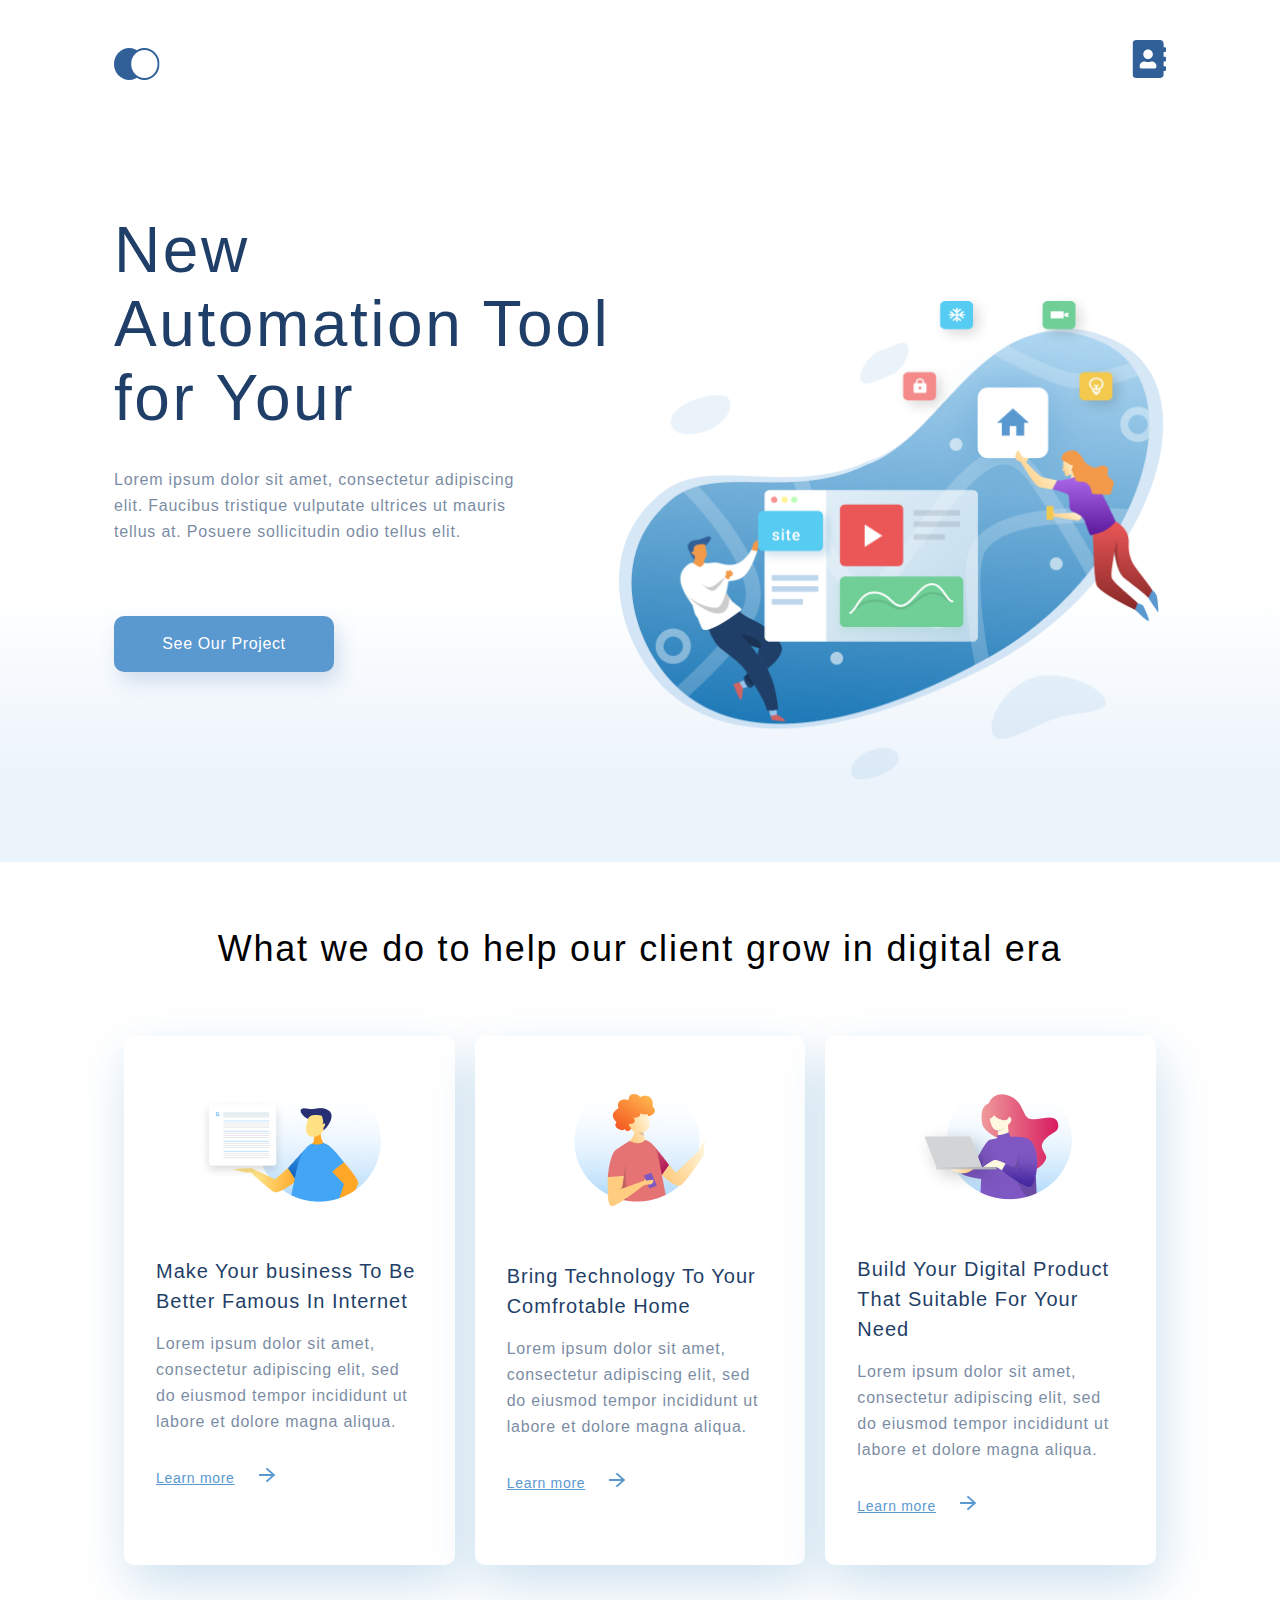
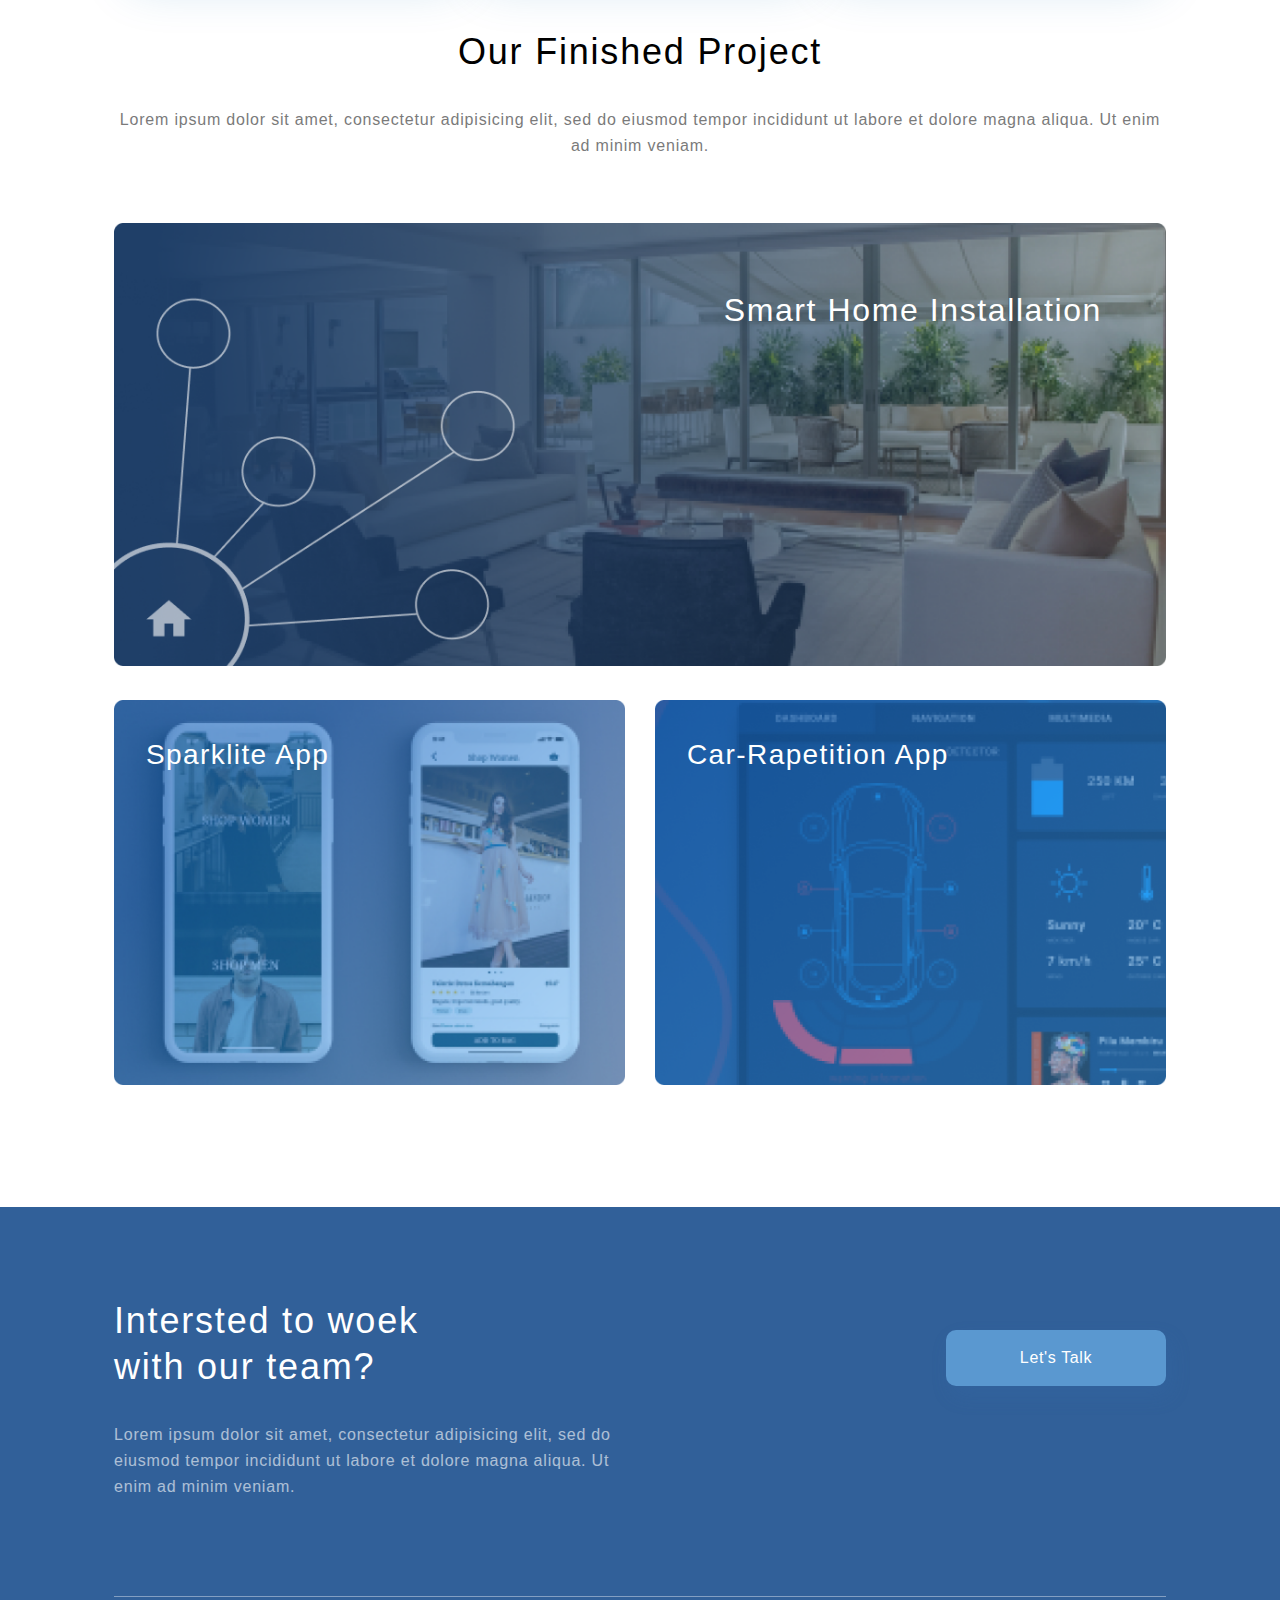
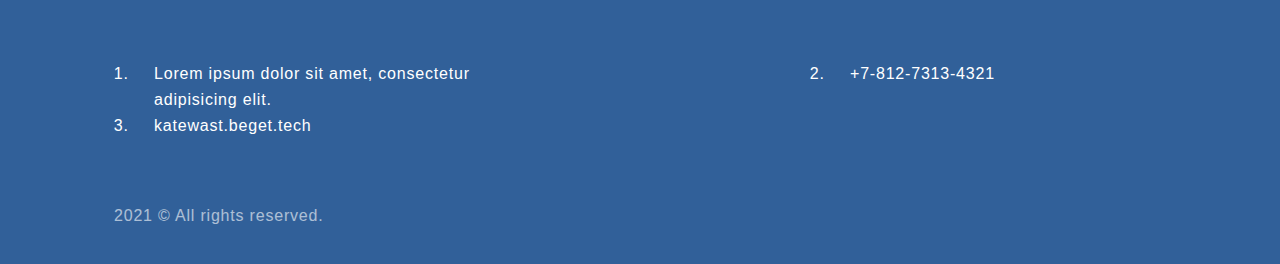
<file: index.html>
<!DOCTYPE html>
<html lang="en">
<head>
    <meta charset="UTF-8">
    <meta name="viewport" content="width=device-width, initial-scale=1.0">
    <link rel="stylesheet" href="style.css">
    <title>VashurinaKate</title>
</head>
<body>
    <div class="container">
        <header>
            <nav>
                <a href="#"><img src="img/logo.svg" alt="logo"></a>
                <a href="contacts.html"><img src="img/address-book-solid-1.svg" alt="address-book"></a>
            </nav>
            <div class="greeting-wrap">
                <div class="greeting">
                    <h1>New Automation Tool for Your</h1>
                    <p>Lorem ipsum dolor sit amet, consectetur adipiscing elit. Faucibus tristique vulputate ultrices ut mauris tellus at. Posuere sollicitudin odio tellus elit.</p>
                    <button>See Our Project</button>
                </div>
                <div class="greeting-img">
                    <img src="img/illustration.png" alt="illustration">
                </div>
            </div>
        </header>
        <div class="main">
            <div class="what-we-do">
                <h2>What we do to help our client grow in digital era</h2>
                <div class="media-wrap">
                    <div class="media">
                        <div class="content-media">
                            <div class="img"><img src="img/1.png" alt="group"></div>
                            <h3>Make Your business To Be Better Famous In Internet</h3>
                            <p>Lorem ipsum dolor sit amet, consectetur adipiscing elit, sed do eiusmod tempor incididunt ut labore et dolore magna aliqua.</p>
                            <a href="#">Learn more</a>
                        </div>
                    </div>
                    <div class="media">
                        <div class="content-media">
                            <div class="img"><img src="img/Group_15.png" alt="group"></div>
                            <h3>Bring Technology To Your Comfrotable Home</h3>
                            <p>Lorem ipsum dolor sit amet, consectetur adipiscing elit, sed do eiusmod tempor incididunt ut labore et dolore magna aliqua.</p>
                            <a href="#">Learn more</a>
                        </div>
                    </div>
                    <div class="media">
                        <div class="content-media">
                            <div class="img"><img src="img/2_20.png" alt="group"></div>
                            <h3>Build Your Digital Product That Suitable For Your Need</h3>
                            <p>Lorem ipsum dolor sit amet, consectetur adipiscing elit, sed do eiusmod tempor incididunt ut labore et dolore magna aliqua.</p>
                            <a href="#">Learn more</a>
                        </div>
                    </div>
                </div>
            </div>

            <div class="finished-project">
                <h2>Our Finished Project</h2>
                <p>Lorem ipsum dolor sit amet, consectetur adipisicing elit, sed do eiusmod tempor incididunt ut labore et dolore magna aliqua. Ut enim ad minim veniam.</p>
                <div class="finished-grid">
                    <div class="smart-home">
                        <h2>Smart Home Installation</h2>
                        <img src="img/finished.png" alt="photo" class="project__img">
                    </div>
    
                    <div class="project__item">
                        <h3>Sparklite App</h3>
                        <img src="img/sparklite.png" alt="photo"  class="project__img">
                    </div>

                    <div class="project__item">
                        <h3>Car-Rapetition App</h3>
                        <img src="img/car.png" alt="photo"  class="project__img">
                    </div>
                </div>
                
            </div>
        </div>
        <footer>
            <div class="footer-wrap">
                <div class="interested">
                    <h2>Intersted to woek with our team?</h2>
                    <p>Lorem ipsum dolor sit amet, consectetur adipisicing elit, sed do eiusmod tempor incididunt ut labore et dolore magna aliqua. Ut enim ad minim veniam.</p>
                    <button>Let's Talk</button>
                </div>
                <hr>
                <ol class="contact-wrap">
                    <li>Lorem ipsum dolor sit amet, consectetur adipisicing elit.</li>
                    <li>+7-812-7313-4321</li>
                    <li><a href="http://katewast.beget.tech/" target="blank">katewast.beget.tech</a></li>
                </ol>
                <p class="rights">2021 &copy; All rights reserved.</p>
            </div>
        </footer>
    </div>
</body>
</html>
</file>
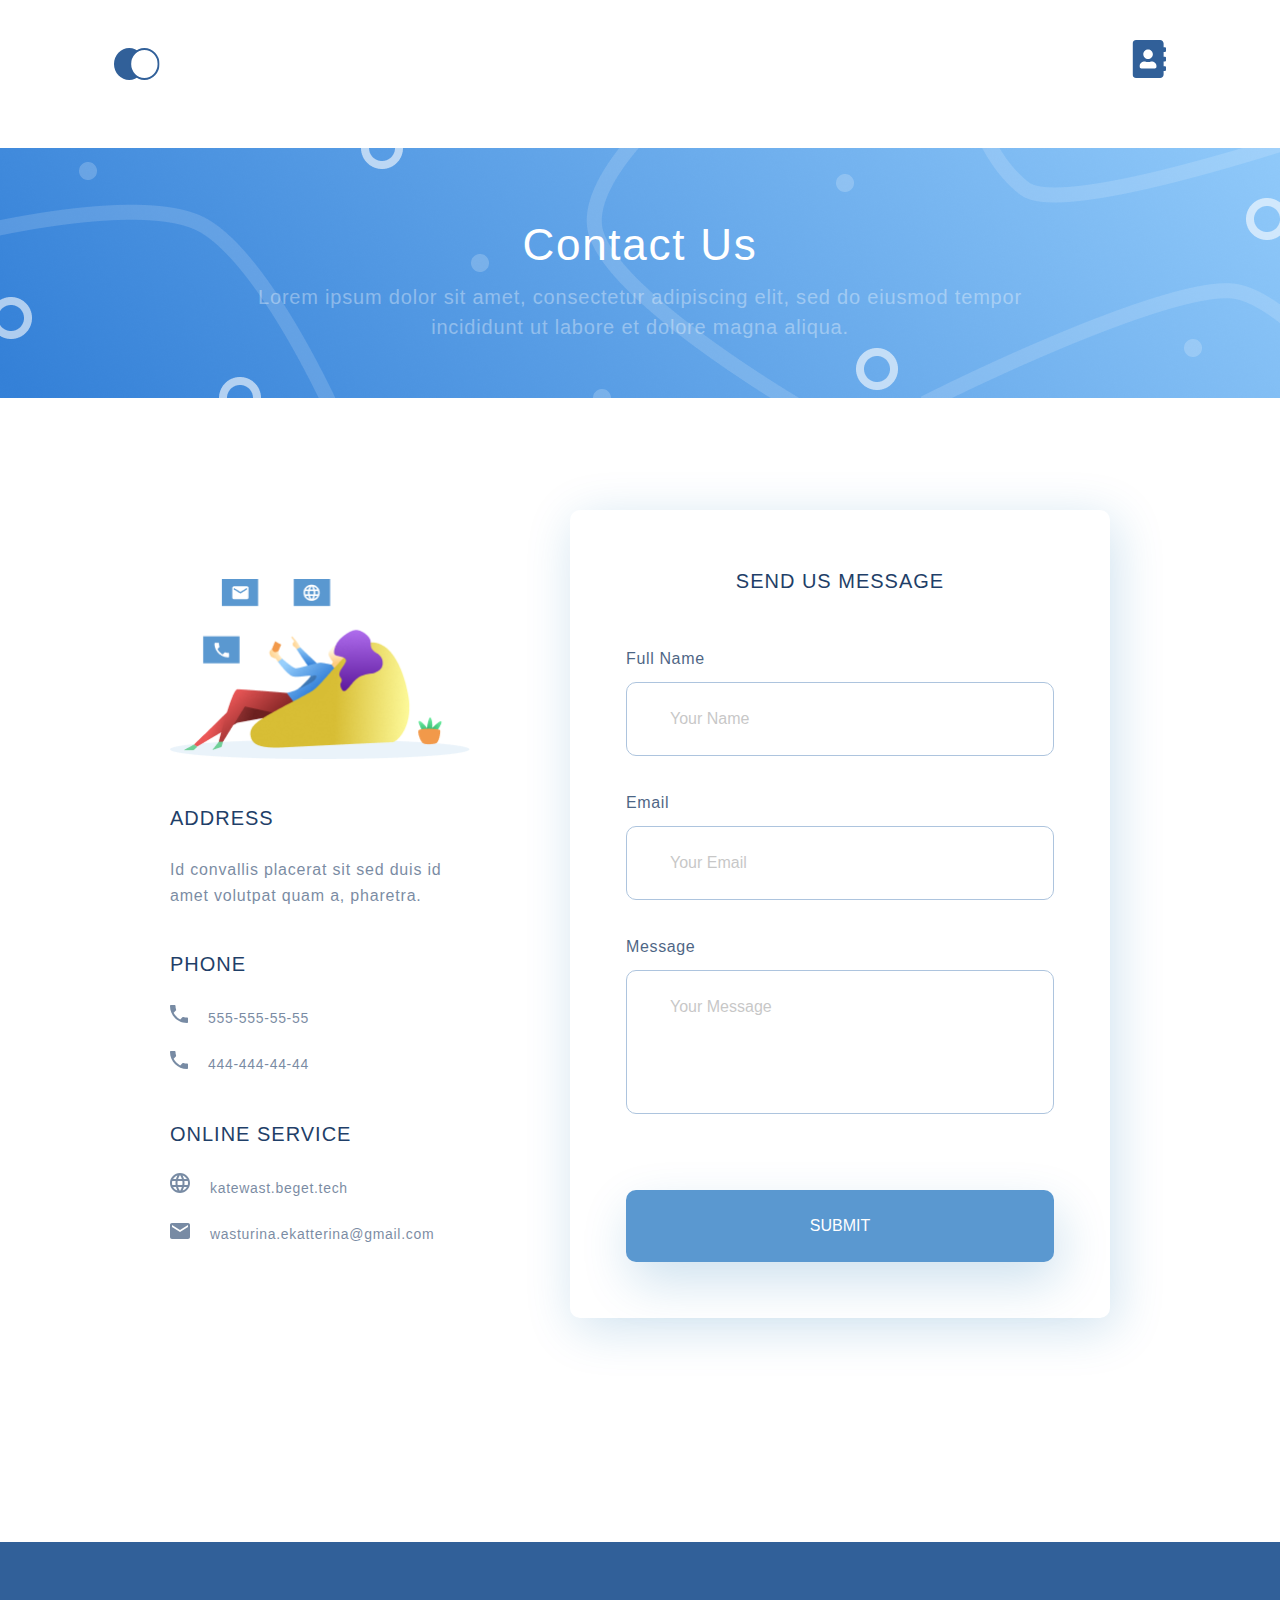
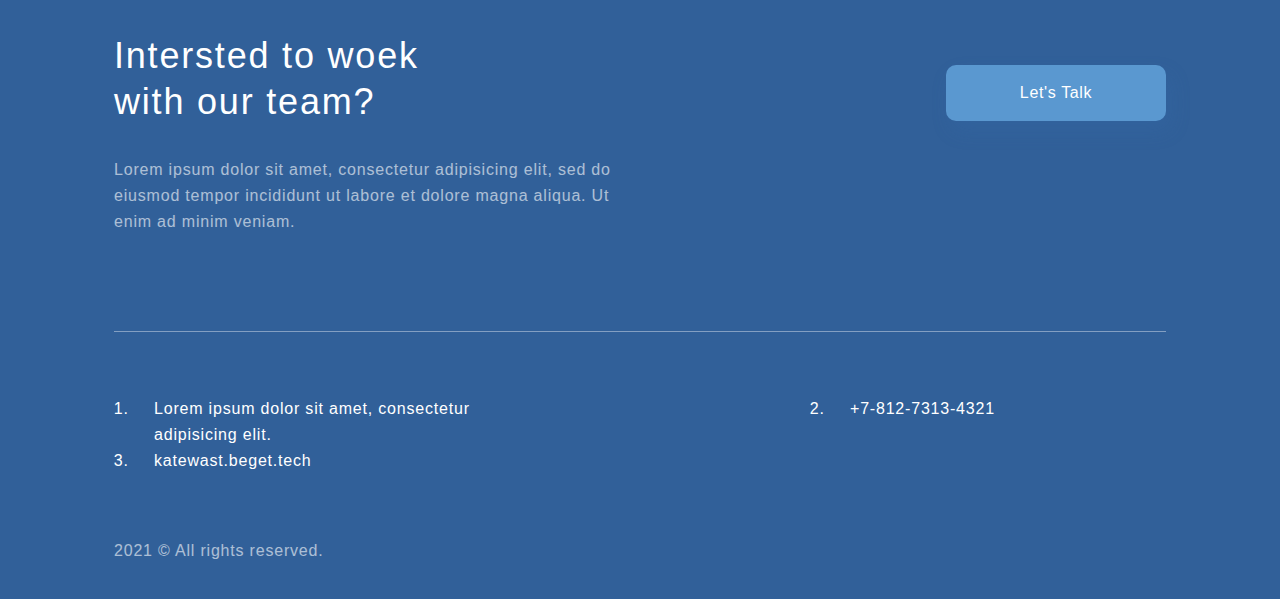
<file: contacts.html>
<!DOCTYPE html>
<html lang="en">
<head>
    <meta charset="UTF-8">
    <meta name="viewport" content="width=device-width, initial-scale=1.0">
    <link rel="stylesheet" href="style.css">
    <title>VashurinaKate</title>
</head>
<body>
    <div class="container">
        <header class="header-contacts">
            <nav>
                <a href="index.html"><img src="img/logo.svg" alt="logo"></a>
                <a href="contacts.html"><img src="img/address-book-solid-1.svg" alt="address-book"></a>
            </nav>
            <div class="contact-us">
                <h1>Contact Us</h1>
                <p>Lorem ipsum dolor sit amet, consectetur adipiscing elit, sed do eiusmod tempor incididunt ut labore et dolore magna aliqua.</p>
            </div>
        </header>
        <div class="main">
            <div class="info-wrap">
                <div class="contacts-info">
                    <img src="img/contacts/contacts.png" alt="contacts">
                    <div class="address">
                        <h3>Address</h3>
                        <p>Id convallis placerat sit sed duis id amet volutpat quam a, pharetra.</p>
                    </div>
                    <div class="phone">
                        <h3>Phone</h3>
                        <p><a href="phone:555-555-55-55">555-555-55-55</a></p>
                        <p><a href="phone:444-444-44-44">444-444-44-44</a></p>
                    </div>
                    <div class="online-service">
                        <h3>Online Service</h3>
                        <p><a href="http://katewast.beget.tech/" target="blank">katewast.beget.tech</a></p>
                        <p><a href="mailto:wasturina.ekatterina@gmail.com">wasturina.ekatterina@gmail.com</a></p>
                    </div>
                </div>
    
                <div class="send-us-message">
                    <h2>SEND US MESSAGE</h2>
                    <form action=".">
                        <span>Full Name</span>
                        <input type="text" placeholder="Your Name">
                        <span>Email</span>
                        <input type="text" placeholder="Your Email">
                        <span>Message</span>
                        <textarea cols="30" rows="10" placeholder="Your Message"></textarea>
                        <input type="submit" class="submit" value="SUBMIT">
                    </form>
                </div>
                </div>
            </div>
            <div class="map">
                <script type="text/javascript" charset="utf-8" async src="https://api-maps.yandex.ru/services/constructor/1.0/js/?um=constructor%3Ac2760fdb738f0afd9c5be99edb892df8b02646539356f9801edd3e37f618e26f&amp;width=100%25&amp;height=480&amp;lang=ru_RU&amp;scroll=true"></script>
            </div>
        <footer class="footer-contacts">
            <div class="footer-wrap">
                <div class="interested">
                    <h2>Intersted to woek with our team?</h2>
                    <p>Lorem ipsum dolor sit amet, consectetur adipisicing elit, sed do eiusmod tempor incididunt ut labore et dolore magna aliqua. Ut enim ad minim veniam.</p>
                    <button>Let's Talk</button>
                </div>
                <hr>
                <ol class="contact-wrap">
                    <li>Lorem ipsum dolor sit amet, consectetur adipisicing elit.</li>
                    <li>+7-812-7313-4321</li>
                    <li><a href="http://katewast.beget.tech/" target="blank">katewast.beget.tech</a></li>
                </ol>
                <p class="rights">2021 &copy; All rights reserved.</p>
            </div>
        </footer>
    </div>
</body>
</html>
</file>
<file: style.css>
* {
  margin: 0;
  padding: 0;
  font-family: 'Roboto', sans-serif;
  font-style: normal;
  font-weight: 300;
}

.main {
  max-width: 1366px;
  margin: 0 auto;
  overflow: hidden;
  padding: 0 114px;
}

h1 {
  font-size: 64px;
  line-height: 74px;
  letter-spacing: 0.04em;
  color: #1F3F68;
}

h2 {
  font-size: 36px;
  line-height: 46px;
  text-align: center;
  letter-spacing: 0.05em;
  color: #000000;
}

h3 {
  font-size: 20px;
  line-height: 30px;
  letter-spacing: 0.05em;
  color: #1F3F68;
}

a {
  font-size: 14px;
  line-height: 30px;
  letter-spacing: 0.05em;
  color: #5A98D0;
}

p {
  font-size: 16px;
  line-height: 26px;
  letter-spacing: 0.05em;
  color: #1F3F68;
  opacity: 0.6;
}

button {
  width: 220px;
  height: 56px;
  background: #5A98D0;
  -webkit-box-shadow: 5px 10px 20px rgba(53, 110, 173, 0.2);
          box-shadow: 5px 10px 20px rgba(53, 110, 173, 0.2);
  border-radius: 10px;
  border: none;
  outline: none;
  font-size: 16px;
  text-align: center;
  letter-spacing: 0.04em;
  color: #FFFFFF;
  cursor: pointer;
}

/* --- HEADER --- */
header {
  height: auto;
  background: -webkit-gradient(linear, left bottom, left top, color-stop(8.84%, #EBF3FB), color-stop(31.12%, rgba(152, 195, 232, 0)));
  background: linear-gradient(0deg, #EBF3FB 8.84%, rgba(152, 195, 232, 0) 31.12%);
}

header nav {
  display: -webkit-box;
  display: -ms-flexbox;
  display: flex;
  -webkit-box-pack: justify;
      -ms-flex-pack: justify;
          justify-content: space-between;
  padding-top: 40px;
}

header h1 {
  max-width: 504px;
}

header p {
  max-width: 425px;
  margin-top: 32px;
}

header .greeting-wrap {
  display: -webkit-box;
  display: -ms-flexbox;
  display: flex;
  -webkit-box-pack: justify;
      -ms-flex-pack: justify;
          justify-content: space-between;
  margin-top: 115px;
}

header .greeting-wrap .greeting button {
  margin-top: 71px;
  margin-bottom: 190px;
}

header .greeting-wrap .greeting-img {
  -ms-flex-item-align: center;
      -ms-grid-row-align: center;
      align-self: center;
}

header .greeting-wrap .greeting-img img {
  width: 100%;
  min-width: 393px;
}

nav,
.greeting-wrap,
.footer-wrap {
  max-width: 1366px;
  margin: 0 auto;
  padding: 0 114px;
}

/* --- MAIN --- */
/* - What We Do - */
.what-we-do {
  margin-top: 64px;
}

.what-we-do .media-wrap {
  display: -webkit-box;
  display: -ms-flexbox;
  display: flex;
  -webkit-box-pack: justify;
      -ms-flex-pack: justify;
          justify-content: space-between;
  margin-top: 64px;
}

.what-we-do .media-wrap .media {
  max-width: 359px;
  background: #FFFFFF;
  -webkit-box-shadow: 5px 20px 50px rgba(16, 112, 177, 0.2);
          box-shadow: 5px 20px 50px rgba(16, 112, 177, 0.2);
  border-radius: 10px;
  margin: 0 10px;
}

.what-we-do .media-wrap .media .content-media {
  padding: 44px 32px;
}

.what-we-do .media-wrap .media .content-media .img {
  text-align: center;
}

.what-we-do .media-wrap .media .content-media h3 {
  margin-top: 50px;
}

.what-we-do .media-wrap .media .content-media p {
  margin-top: 15px;
}

.what-we-do .media-wrap .media .content-media a {
  display: inline-block;
  margin-top: 28px;
}

.what-we-do .media-wrap .media .content-media a::after {
  content: url(img/arrow.svg);
  padding-left: 24px;
  -webkit-transition: 200ms;
  transition: 200ms;
}

.what-we-do .media-wrap .media .content-media a:hover {
  text-decoration: none;
}

.what-we-do .media-wrap .media .content-media a:hover::after {
  padding-left: 35px;
}

/* - Finished Project - */
.finished-project {
  text-align: center;
}

.finished-project h2 {
  margin-top: 64px;
  font-size: 36px;
  line-height: 46px;
  text-align: center;
  letter-spacing: 0.05em;
  color: #000000;
}

.finished-project p {
  margin-top: 32px;
  color: #222222;
}

.finished-project .finished-grid {
  display: -ms-grid;
  display: grid;
  -ms-grid-columns: 1fr 1fr;
      grid-template-columns: 1fr 1fr;
  -ms-grid-rows: 1fr 1fr;
      grid-template-rows: 1fr 1fr;
  grid-gap: 30px;
  margin-top: 64px;
}

.finished-project .finished-grid .smart-home {
  -ms-grid-column: 1;
  -ms-grid-column-span: 2;
  grid-column: 1 / 3;
  position: relative;
}

.finished-project .finished-grid .smart-home h2 {
  font-size: 32px;
  line-height: 46px;
  text-align: right;
  letter-spacing: 0.05em;
  color: #FFFFFF;
  position: absolute;
  right: 64px;
}

.finished-project .finished-grid .project__item {
  position: relative;
}

.finished-project .finished-grid .project__item h3 {
  font-size: 28px;
  line-height: 46px;
  letter-spacing: 0.05em;
  color: #FFFFFF;
  text-align: left;
  padding: 32px;
  position: absolute;
}

.finished-project .finished-grid .project__img {
  width: 100%;
}

/* --- FOOTER --- */
footer {
  margin-top: 60px;
  background-image: url(img/footer.png);
  height: 657px;
}

footer h2 {
  max-width: 340px;
  font-size: 36px;
  line-height: 46px;
  letter-spacing: 0.05em;
  color: #FFFFFF;
  text-align: left;
}

footer p {
  max-width: 500px;
  font-size: 16px;
  line-height: 26px;
  letter-spacing: 0.05em;
  color: #FFFFFF;
  opacity: 0.6;
  padding-top: 32px;
}

footer hr {
  border: none;
  background-color: #FFFFFF;
  height: 1px;
  opacity: 0.4;
  margin-top: 96px;
}

footer img {
  margin-top: 92px;
}

footer .interested {
  padding-top: 91px;
}

footer .interested button {
  float: right;
  margin-top: -170px;
}

footer .contact-wrap {
  display: -webkit-box;
  display: -ms-flexbox;
  display: flex;
  -webkit-box-pack: justify;
      -ms-flex-pack: justify;
          justify-content: space-between;
  -ms-flex-wrap: wrap;
      flex-wrap: wrap;
  margin-top: 64px;
  margin-bottom: 32px;
}

footer .contact-wrap li {
  -ms-flex-preferred-size: 316px;
      flex-basis: 316px;
  font-size: 16px;
  line-height: 26px;
  letter-spacing: 0.05em;
  color: #FFFFFF;
  padding-left: 20px;
  margin-left: 20px;
}

footer .contact-wrap a {
  text-decoration: none;
  color: white;
  font-size: 16px;
  line-height: 26px;
  letter-spacing: 0.05em;
}

/* --- CONTACTS --- */
.header-contacts {
  background-image: none;
}

.header-contacts .contact-us {
  background-image: url(img/contacts/header-bg.png);
  height: 250px;
  background-repeat: no-repeat;
  background-size: cover;
  text-align: center;
  margin-top: 50px;
}

.header-contacts .contact-us h1 {
  font-weight: 500;
  font-size: 44px;
  line-height: 74px;
  letter-spacing: 0.04em;
  color: #FFFFFF;
  max-width: none;
  padding-top: 60px;
}

.header-contacts .contact-us p {
  margin: 0 auto;
  font-size: 20px;
  line-height: 30px;
  letter-spacing: 0.04em;
  color: rgba(255, 255, 255, 0.6);
  max-width: 780px;
}

.info-wrap {
  display: -webkit-box;
  display: -ms-flexbox;
  display: flex;
  -webkit-box-pack: center;
      -ms-flex-pack: center;
          justify-content: center;
  -webkit-box-align: center;
      -ms-flex-align: center;
          align-items: center;
  margin-bottom: 112px;
  margin-top: 112px;
}

.info-wrap .contacts-info {
  max-width: 300px;
  margin-right: 100px;
  -webkit-box-sizing: border-box;
          box-sizing: border-box;
}

.info-wrap .contacts-info h3 {
  text-transform: uppercase;
  margin-top: 40px;
  margin-bottom: 8px;
}

.info-wrap .contacts-info a {
  text-decoration: none;
  color: #1F3F68;
}

.info-wrap .contacts-info p {
  padding-top: 16px;
}

.info-wrap .contacts-info img {
  width: 100%;
}

.info-wrap .contacts-info .phone a::before {
  content: url(img/contacts/phone.svg);
  padding-right: 20px;
}

.info-wrap .contacts-info .online-service p:nth-child(2)::before {
  content: url(img/contacts/web.svg);
  padding-right: 20px;
}

.info-wrap .contacts-info .online-service p:nth-child(3)::before {
  content: url(img/contacts/mail.svg);
  padding-right: 20px;
}

.info-wrap .send-us-message {
  width: 540px;
  padding: 56px;
  -webkit-box-shadow: 5px 10px 50px rgba(16, 112, 177, 0.2);
          box-shadow: 5px 10px 50px rgba(16, 112, 177, 0.2);
  border-radius: 10px;
  -webkit-box-sizing: border-box;
          box-sizing: border-box;
}

.info-wrap .send-us-message h2 {
  font-size: 20px;
  line-height: 30px;
  text-transform: uppercase;
  color: #1F3F68;
  margin-bottom: 16px;
}

.info-wrap .send-us-message span {
  display: block;
  padding-top: 32px;
  padding-bottom: 8px;
  font-size: 16px;
  line-height: 30px;
  letter-spacing: 0.04em;
  color: #1F3F68;
  opacity: 0.8;
}

.info-wrap .send-us-message input,
.info-wrap .send-us-message textarea {
  outline: none;
  width: 100%;
  line-height: 30px;
  opacity: 0.4;
  border: 1px solid #356EAD;
  -webkit-box-sizing: border-box;
          box-sizing: border-box;
  border-radius: 10px;
  padding: 21px 43px;
  font-size: 16px;
}

.info-wrap .send-us-message textarea {
  height: 144px;
  resize: none;
}

.info-wrap .send-us-message .submit {
  background: #5A98D0;
  -webkit-box-shadow: 5px 20px 50px rgba(16, 112, 177, 0.2);
          box-shadow: 5px 20px 50px rgba(16, 112, 177, 0.2);
  opacity: 1;
  border: none;
  cursor: pointer;
  color: white;
  margin-top: 72px;
}

.footer-contacts {
  margin-top: 0px;
}

.map {
  max-width: 940px;
  margin: 0 auto;
  margin-bottom: 112px;
}

/* --- MEDIA --- */
@media screen and (max-width: 870px) {
  header,
  .main {
    padding: 20px 35px;
  }
  nav,
  .greeting-wrap {
    padding: 0px;
  }
  header .greeting-wrap .greeting-img {
    -ms-flex-item-align: end;
        align-self: flex-end;
    position: relative;
  }
  header .greeting-wrap .greeting-img img {
    position: absolute;
    bottom: 0px;
    right: 0px;
  }
  .header-contacts {
    padding: 0px;
  }
  .header-contacts nav {
    padding: 20px;
  }
}

@media screen and (max-width: 768px) {
  .container {
    max-width: 768px;
    overflow: hidden;
  }
  nav,
  .greeting-wrap {
    padding: 0px;
    position: relative;
  }
  nav {
    padding-top: 20px;
  }
  .header-contacts {
    padding: 0px;
    height: auto;
  }
  .what-we-do .media-wrap {
    -webkit-box-orient: vertical;
    -webkit-box-direction: normal;
        -ms-flex-direction: column;
            flex-direction: column;
    margin-top: 32px;
  }
  .what-we-do .media-wrap .media {
    margin: 16px auto;
  }
  .contact-wrap {
    margin-bottom: 0px;
  }
  .contact-wrap li {
    padding-bottom: 24px;
    margin-left: 20px;
  }
  .finished-project p {
    max-width: 520px;
    margin: 32px auto;
  }
  .finished-project h2 {
    margin-top: 127px;
  }
  .finished-project .finished-grid .smart-home h2 {
    margin-top: 0px;
    padding-top: 16px;
    padding-right: 16px;
  }
  footer {
    margin-top: 64px;
  }
  footer .footer-wrap {
    padding: 0 35px;
  }
  footer .footer-wrap h2 {
    font-size: 24px;
    line-height: 28px;
    text-align: center;
  }
  footer .footer-wrap p {
    max-width: 336px;
  }
  footer .footer-wrap img {
    margin-top: 64px;
  }
  footer .footer-wrap .interested {
    padding-top: 47px;
  }
  footer .footer-wrap .interested button {
    border-radius: 0px;
    width: 133.04px;
    height: 31.48px;
    margin-top: -100px;
  }
  .info-wrap {
    -webkit-box-orient: vertical;
    -webkit-box-direction: normal;
        -ms-flex-direction: column;
            flex-direction: column;
  }
  .contacts-info {
    margin-bottom: 64px;
  }
  .map {
    width: 760px;
  }
}

@media screen and (max-width: 700px) {
  .greeting-img {
    display: none;
  }
}

@media screen and (max-width: 685px) {
  footer .footer-wrap .interested button {
    float: none;
    margin-top: 32px;
  }
  footer hr {
    margin-top: 32px;
  }
}

@media screen and (max-width: 414px) {
  nav,
  .greeting-wrap,
  .footer-wrap {
    padding: 0 16px;
  }
  nav {
    padding-top: 24px;
  }
  header {
    height: auto;
  }
  header h1 {
    text-align: center;
    font-size: 32px;
    line-height: 37px;
    max-width: 343px;
  }
  header p {
    max-width: 343px;
    margin-top: 12px;
    font-size: 16px;
    line-height: 26px;
    text-align: center;
  }
  header .greeting-wrap {
    margin-top: 26px;
  }
  header .greeting button {
    margin-top: 22px;
    margin-bottom: 30px;
  }
  button {
    width: 108px;
    height: 27px;
    margin: 32px auto;
    display: block;
    font-size: 12px;
  }
  .finished-project {
    margin-top: 32px;
  }
  .finished-project h2 {
    margin-top: 0px;
    font-size: 24px;
    line-height: 28px;
  }
  .finished-project .finished-grid {
    -ms-grid-columns: 1fr;
        grid-template-columns: 1fr;
    -ms-grid-rows: 0.57fr 1fr 1fr;
        grid-template-rows: 0.57fr 1fr 1fr;
  }
  .finished-project .finished-grid .project__item {
    -ms-grid-column: 1;
    -ms-grid-column-span: 2;
    grid-column: 1 / 3;
  }
  .finished-project .finished-grid .project__item h3 {
    font-size: 16px;
    line-height: 19px;
  }
  .finished-project .finished-grid .smart-home h2 {
    font-size: 16px;
    line-height: 19px;
    right: 30px;
  }
  .what-we-do h2 {
    font-size: 24px;
    line-height: 28px;
  }
  .interested p,
  .rights {
    text-align: center;
  }
  .rights {
    padding-top: 0px;
  }
  footer {
    height: 700px;
  }
  footer img {
    margin-top: 0px;
  }
  footer .footer-wrap .interested button {
    float: none;
  }
  .info-wrap {
    margin-top: 32px;
    margin-bottom: 32px;
  }
  .info-wrap .contacts-info {
    margin-right: 0px;
  }
  .info-wrap .send-us-message {
    max-width: 342px;
    padding: 35px;
  }
  .info-wrap .send-us-message input,
  .info-wrap .send-us-message textarea {
    width: 271px;
    padding: 8px 18px;
  }
  .info-wrap .send-us-message textarea {
    height: 92px;
  }
  .info-wrap .send-us-message .submit {
    margin-top: 46px;
  }
  .map {
    margin-bottom: 32px;
  }
  .header-contacts .contact-us {
    height: 300px;
  }
  .header-contacts .contact-us p {
    font-size: 16px;
    padding: 0 20px;
  }
}
/*# sourceMappingURL=style.css.map */
</file>
